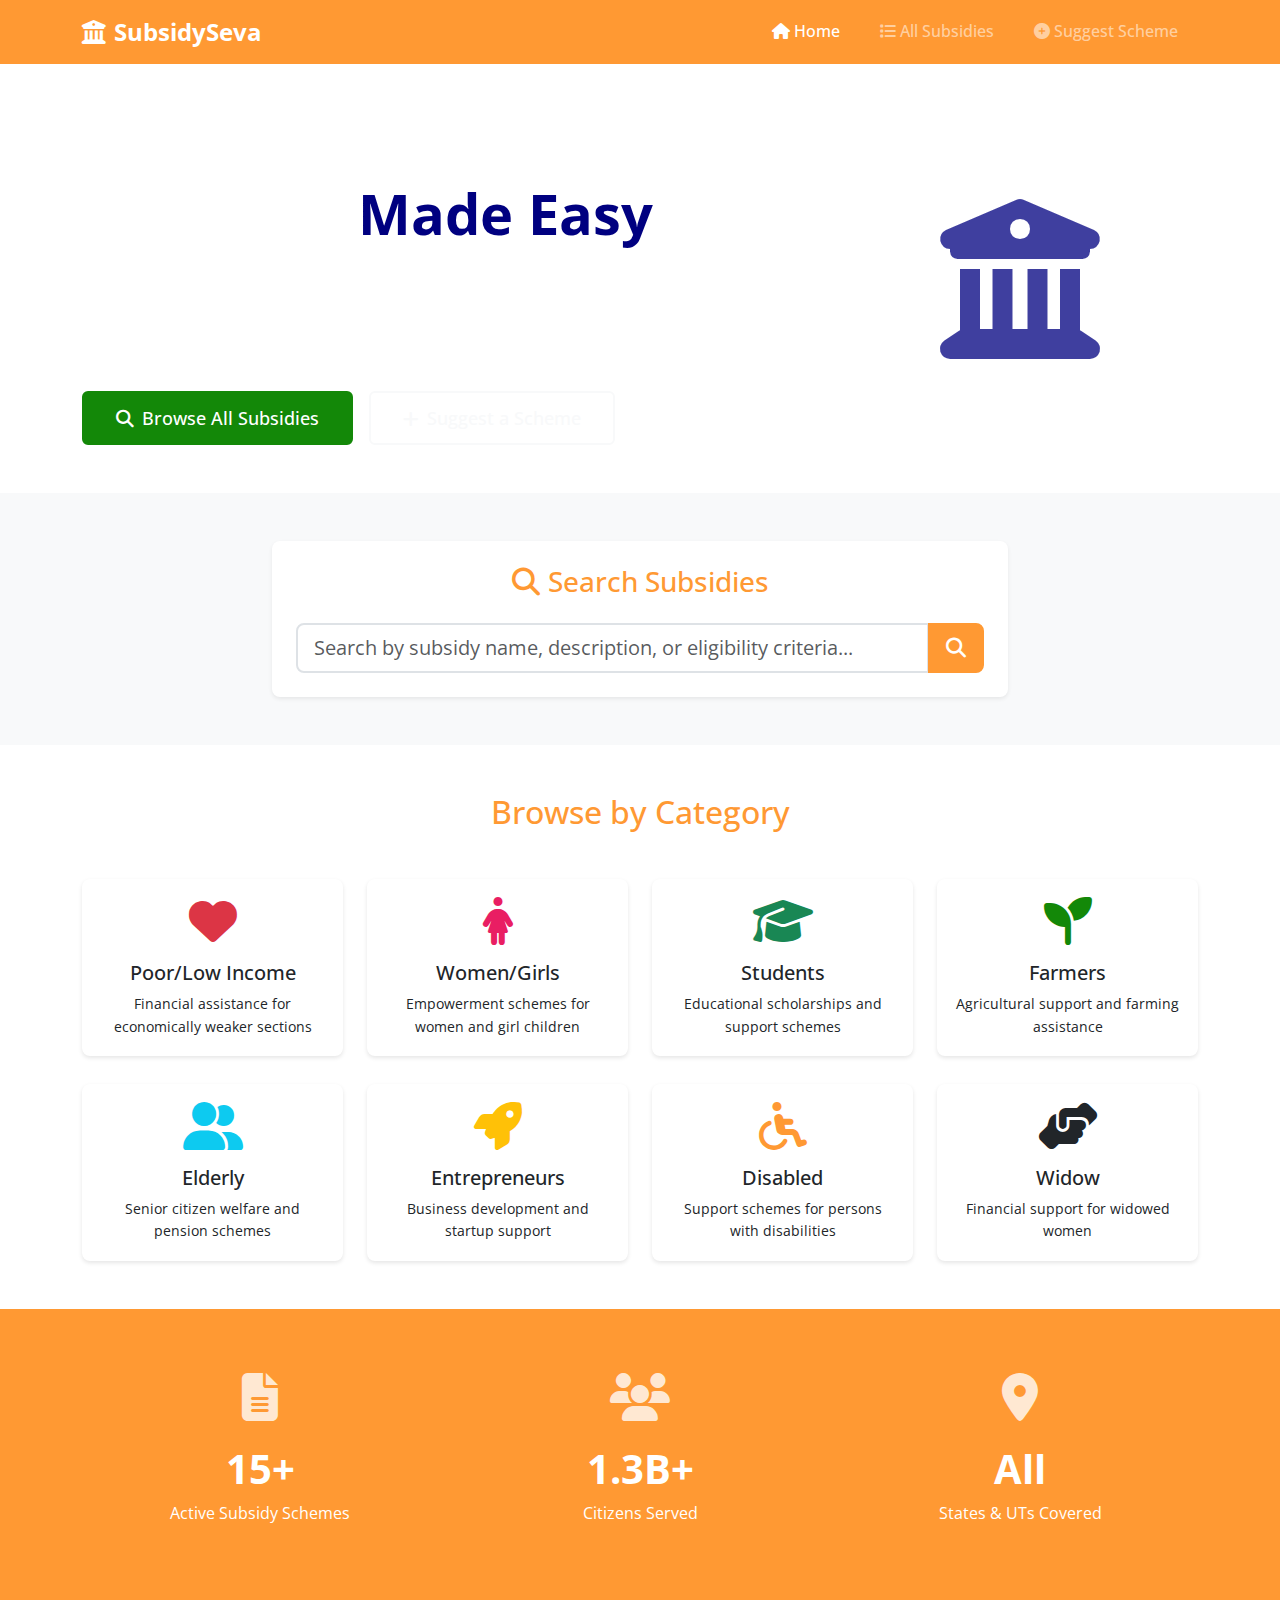
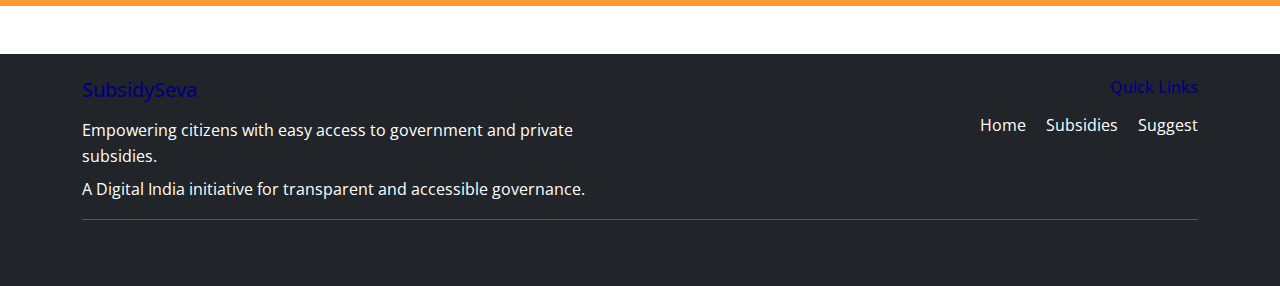
<file: index.html>
<!DOCTYPE html>
<html lang="en">
<head>
    <meta charset="UTF-8">
    <meta name="viewport" content="width=device-width, initial-scale=1.0">
    <title>SubsidySeva - Discover Government Subsidies</title>
    
    <!-- Bootstrap CSS -->
    <link href="https://cdn.jsdelivr.net/npm/bootstrap@5.3.0/dist/css/bootstrap.min.css" rel="stylesheet">
    
    <!-- Font Awesome Icons -->
    <link rel="stylesheet" href="https://cdnjs.cloudflare.com/ajax/libs/font-awesome/6.4.0/css/all.min.css">
    
    <!-- Google Fonts -->
    <link href="https://fonts.googleapis.com/css2?family=Open+Sans:wght@300;400;600;700&family=Roboto:wght@300;400;500;700&display=swap" rel="stylesheet">
    
    <!-- Custom CSS -->
    <link rel="stylesheet" href="static/css/style.css">
</head>
<body>
    <!-- Header -->
    <header class="bg-primary text-white">
        <nav class="navbar navbar-expand-lg navbar-dark">
            <div class="container">
                <a class="navbar-brand fw-bold" href="index.html">
                    <i class="fas fa-university me-2"></i>SubsidySeva
                </a>
                
                <button class="navbar-toggler" type="button" data-bs-toggle="collapse" data-bs-target="#navbarNav">
                    <span class="navbar-toggler-icon"></span>
                </button>
                
                <div class="collapse navbar-collapse" id="navbarNav">
                    <ul class="navbar-nav ms-auto">
                        <li class="nav-item">
                            <a class="nav-link active" href="index.html">
                                <i class="fas fa-home me-1"></i>Home
                            </a>
                        </li>
                        <li class="nav-item">
                            <a class="nav-link" href="subsidies.html">
                                <i class="fas fa-list me-1"></i>All Subsidies
                            </a>
                        </li>
                        <li class="nav-item">
                            <a class="nav-link" href="suggest.html">
                                <i class="fas fa-plus-circle me-1"></i>Suggest Scheme
                            </a>
                        </li>
                    </ul>
                </div>
            </div>
        </nav>
    </header>

    <!-- Main Content -->
    <main>
        <!-- Hero Section -->
        <section class="hero-section bg-gradient text-white py-5">
            <div class="container">
                <div class="row align-items-center">
                    <div class="col-lg-8">
                        <h1 class="display-4 fw-bold mb-4">
                            Discover Government Subsidies
                            <span class="text-accent">Made Easy</span>
                        </h1>
                        <p class="lead mb-4">
                            SubsidySeva helps Indian citizens find and access government and private subsidies they are eligible for. 
                            Search through hundreds of schemes designed for your welfare.
                        </p>
                        <div class="d-flex gap-3">
                            <a href="subsidies.html" class="btn btn-secondary btn-lg">
                                <i class="fas fa-search me-2"></i>Browse All Subsidies
                            </a>
                            <a href="suggest.html" class="btn btn-outline-light btn-lg">
                                <i class="fas fa-plus me-2"></i>Suggest a Scheme
                            </a>
                        </div>
                    </div>
                    <div class="col-lg-4 text-center">
                        <div class="hero-icon">
                            <i class="fas fa-university fa-10x text-accent opacity-75"></i>
                        </div>
                    </div>
                </div>
            </div>
        </section>

        <!-- Search Section -->
        <section class="py-5 bg-light">
            <div class="container">
                <div class="row justify-content-center">
                    <div class="col-lg-8">
                        <div class="card shadow-sm border-0">
                            <div class="card-body p-4">
                                <h3 class="text-center mb-4 text-primary">
                                    <i class="fas fa-search me-2"></i>Search Subsidies
                                </h3>
                                <div class="input-group input-group-lg">
                                    <input type="text" 
                                           class="form-control" 
                                           id="searchInput"
                                           placeholder="Search by subsidy name, description, or eligibility criteria..."
                                           aria-label="Search subsidies">
                                    <button class="btn btn-primary" type="button" onclick="performSearch()">
                                        <i class="fas fa-search"></i>
                                    </button>
                                </div>
                                <div id="searchResults" class="mt-3 d-none">
                                    <div id="searchResultsContainer"></div>
                                    <a href="#" class="btn btn-sm btn-outline-secondary ms-2" onclick="clearSearch()">
                                        <i class="fas fa-times me-1"></i>Clear Search
                                    </a>
                                </div>
                            </div>
                        </div>
                    </div>
                </div>
            </div>
        </section>

        <!-- Quick Categories -->
        <section class="py-5">
            <div class="container">
                <h2 class="text-center mb-5 text-primary">Browse by Category</h2>
                <div class="row g-4">
                    <div class="col-md-3 col-sm-6">
                        <a href="subsidies.html?category=Poor/Low Income" class="text-decoration-none">
                            <div class="card h-100 text-center category-card">
                                <div class="card-body">
                                    <i class="fas fa-heart fa-3x text-danger mb-3"></i>
                                    <h5 class="card-title">Poor/Low Income</h5>
                                    <p class="card-text small">Financial assistance for economically weaker sections</p>
                                </div>
                            </div>
                        </a>
                    </div>
                    <div class="col-md-3 col-sm-6">
                        <a href="subsidies.html?category=Women/Girls" class="text-decoration-none">
                            <div class="card h-100 text-center category-card">
                                <div class="card-body">
                                    <i class="fas fa-female fa-3x text-pink mb-3"></i>
                                    <h5 class="card-title">Women/Girls</h5>
                                    <p class="card-text small">Empowerment schemes for women and girl children</p>
                                </div>
                            </div>
                        </a>
                    </div>
                    <div class="col-md-3 col-sm-6">
                        <a href="subsidies.html?category=Students" class="text-decoration-none">
                            <div class="card h-100 text-center category-card">
                                <div class="card-body">
                                    <i class="fas fa-graduation-cap fa-3x text-success mb-3"></i>
                                    <h5 class="card-title">Students</h5>
                                    <p class="card-text small">Educational scholarships and support schemes</p>
                                </div>
                            </div>
                        </a>
                    </div>
                    <div class="col-md-3 col-sm-6">
                        <a href="subsidies.html?category=Farmers" class="text-decoration-none">
                            <div class="card h-100 text-center category-card">
                                <div class="card-body">
                                    <i class="fas fa-seedling fa-3x text-secondary mb-3"></i>
                                    <h5 class="card-title">Farmers</h5>
                                    <p class="card-text small">Agricultural support and farming assistance</p>
                                </div>
                            </div>
                        </a>
                    </div>
                </div>
                
                <div class="row g-4 mt-1">
                    <div class="col-md-3 col-sm-6">
                        <a href="subsidies.html?category=Elderly" class="text-decoration-none">
                            <div class="card h-100 text-center category-card">
                                <div class="card-body">
                                    <i class="fas fa-user-friends fa-3x text-info mb-3"></i>
                                    <h5 class="card-title">Elderly</h5>
                                    <p class="card-text small">Senior citizen welfare and pension schemes</p>
                                </div>
                            </div>
                        </a>
                    </div>
                    <div class="col-md-3 col-sm-6">
                        <a href="subsidies.html?category=Entrepreneurs" class="text-decoration-none">
                            <div class="card h-100 text-center category-card">
                                <div class="card-body">
                                    <i class="fas fa-rocket fa-3x text-warning mb-3"></i>
                                    <h5 class="card-title">Entrepreneurs</h5>
                                    <p class="card-text small">Business development and startup support</p>
                                </div>
                            </div>
                        </a>
                    </div>
                    <div class="col-md-3 col-sm-6">
                        <a href="subsidies.html?category=Disabled" class="text-decoration-none">
                            <div class="card h-100 text-center category-card">
                                <div class="card-body">
                                    <i class="fas fa-wheelchair fa-3x text-primary mb-3"></i>
                                    <h5 class="card-title">Disabled</h5>
                                    <p class="card-text small">Support schemes for persons with disabilities</p>
                                </div>
                            </div>
                        </a>
                    </div>
                    <div class="col-md-3 col-sm-6">
                        <a href="subsidies.html?category=Widow" class="text-decoration-none">
                            <div class="card h-100 text-center category-card">
                                <div class="card-body">
                                    <i class="fas fa-hands-helping fa-3x text-dark mb-3"></i>
                                    <h5 class="card-title">Widow</h5>
                                    <p class="card-text small">Financial support for widowed women</p>
                                </div>
                            </div>
                        </a>
                    </div>
                </div>
            </div>
        </section>

        <!-- Statistics Section -->
        <section class="py-5 bg-primary text-white">
            <div class="container">
                <div class="row text-center">
                    <div class="col-md-4">
                        <div class="stat-item">
                            <i class="fas fa-file-alt fa-3x mb-3"></i>
                            <h3 class="fw-bold">15+</h3>
                            <p>Active Subsidy Schemes</p>
                        </div>
                    </div>
                    <div class="col-md-4">
                        <div class="stat-item">
                            <i class="fas fa-users fa-3x mb-3"></i>
                            <h3 class="fw-bold">1.3B+</h3>
                            <p>Citizens Served</p>
                        </div>
                    </div>
                    <div class="col-md-4">
                        <div class="stat-item">
                            <i class="fas fa-map-marker-alt fa-3x mb-3"></i>
                            <h3 class="fw-bold">All</h3>
                            <p>States & UTs Covered</p>
                        </div>
                    </div>
                </div>
            </div>
        </section>
    </main>

    <!-- Footer -->
    <footer class="bg-dark text-white mt-5">
        <div class="container py-4">
            <div class="row">
                <div class="col-md-6">
                    <h5 class="text-accent mb-3">SubsidySeva</h5>
                    <p class="mb-2">Empowering citizens with easy access to government and private subsidies.</p>
                    <p class="mb-0">A Digital India initiative for transparent and accessible governance.</p>
                </div>
                <div class="col-md-6 text-md-end">
                    <h6 class="text-accent mb-3">Quick Links</h6>
                    <div class="mb-2">
                        <a href="index.html" class="text-white text-decoration-none me-3">Home</a>
                        <a href="subsidies.html" class="text-white text-decoration-none me-3">Subsidies</a>
                        <a href="suggest.html" class="text-white text-decoration-none">Suggest</a>
                    </div>
                    <div class="text-muted small">
                        <i class="fas fa-flag fa-1x me-1"></i>Serving India with Pride
                    </div>
                </div>
            </div>
            <hr class="my-3">
            <div class="text-center text-muted">
                <small>&copy; 2024 SubsidySeva. All rights reserved. | Built for the citizens of India</small>
            </div>
        </div>
    </footer>

    <!-- Bootstrap JS -->
    <script src="https://cdn.jsdelivr.net/npm/bootstrap@5.3.0/dist/js/bootstrap.bundle.min.js"></script>
    
    <!-- Custom JS -->
    <script src="static/js/subsidies-data.js"></script>
    <script src="static/js/main.js"></script>
</body>
</html>
</file>
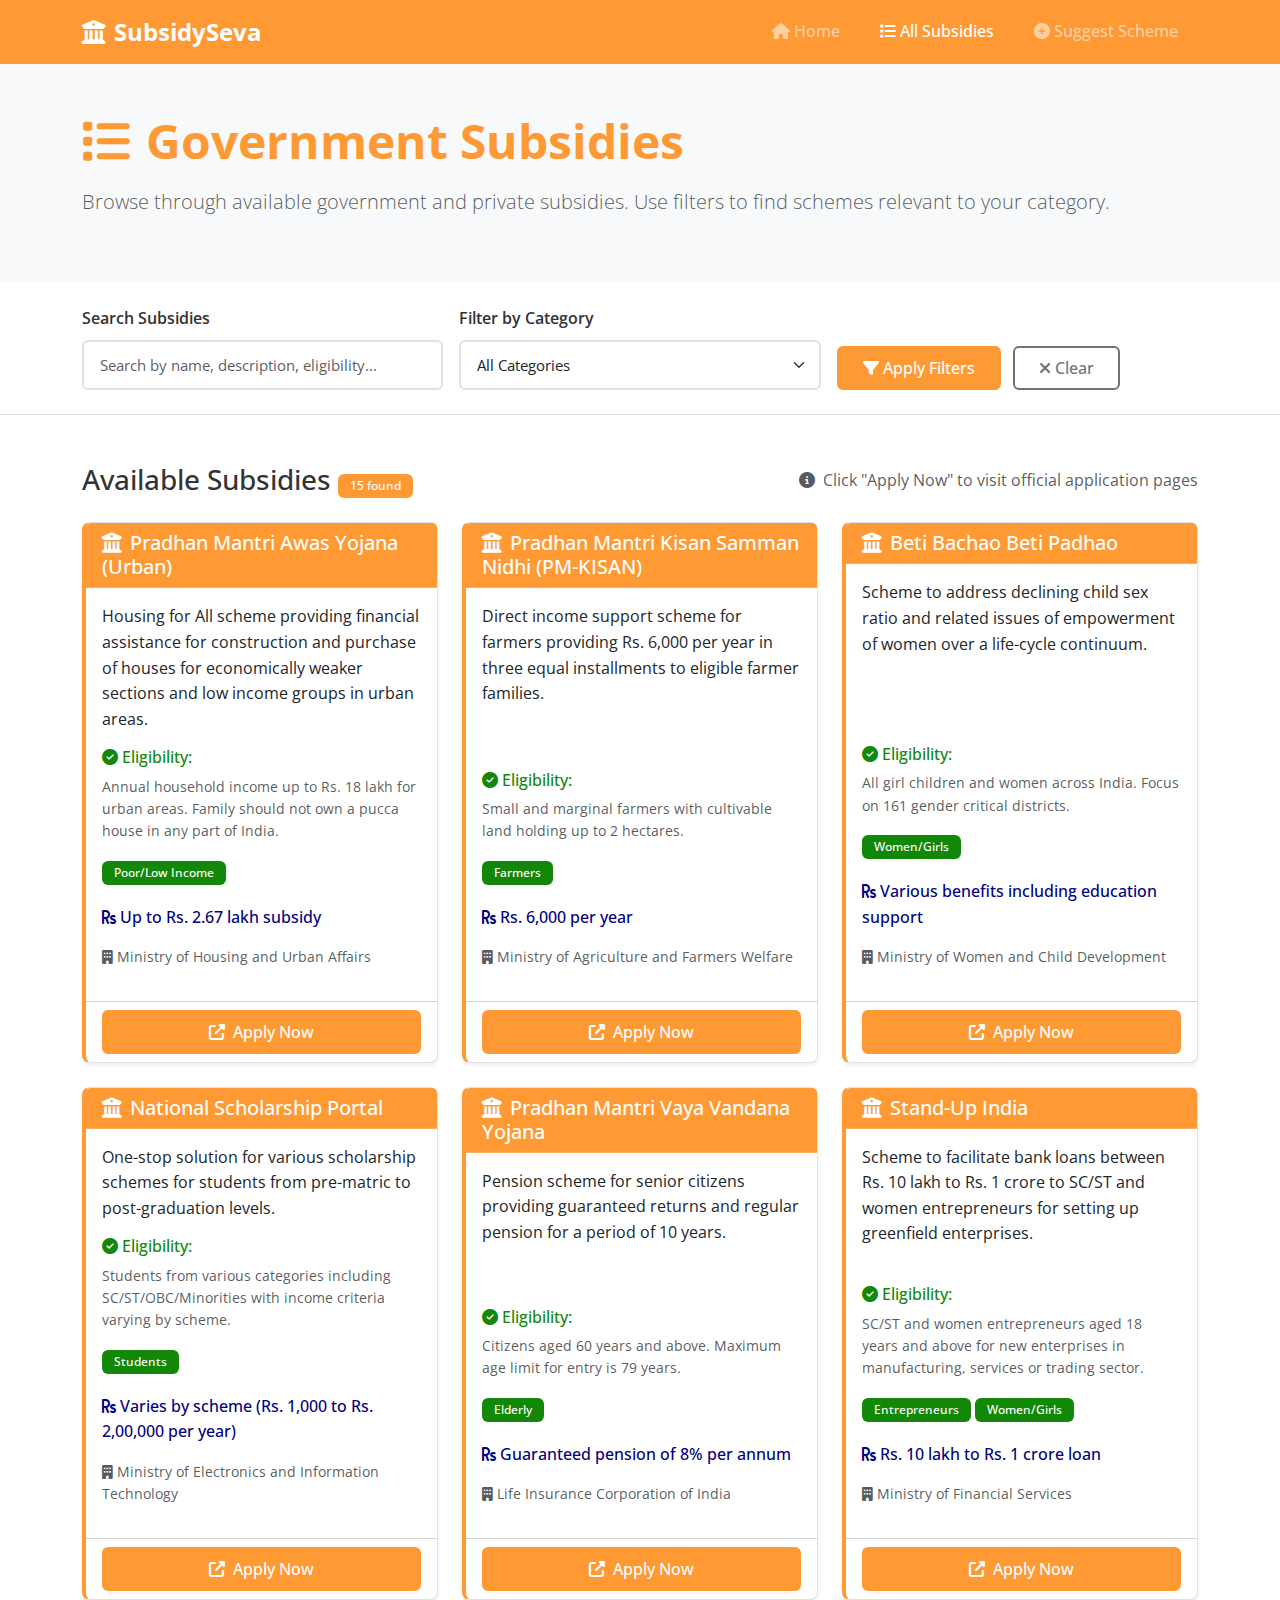
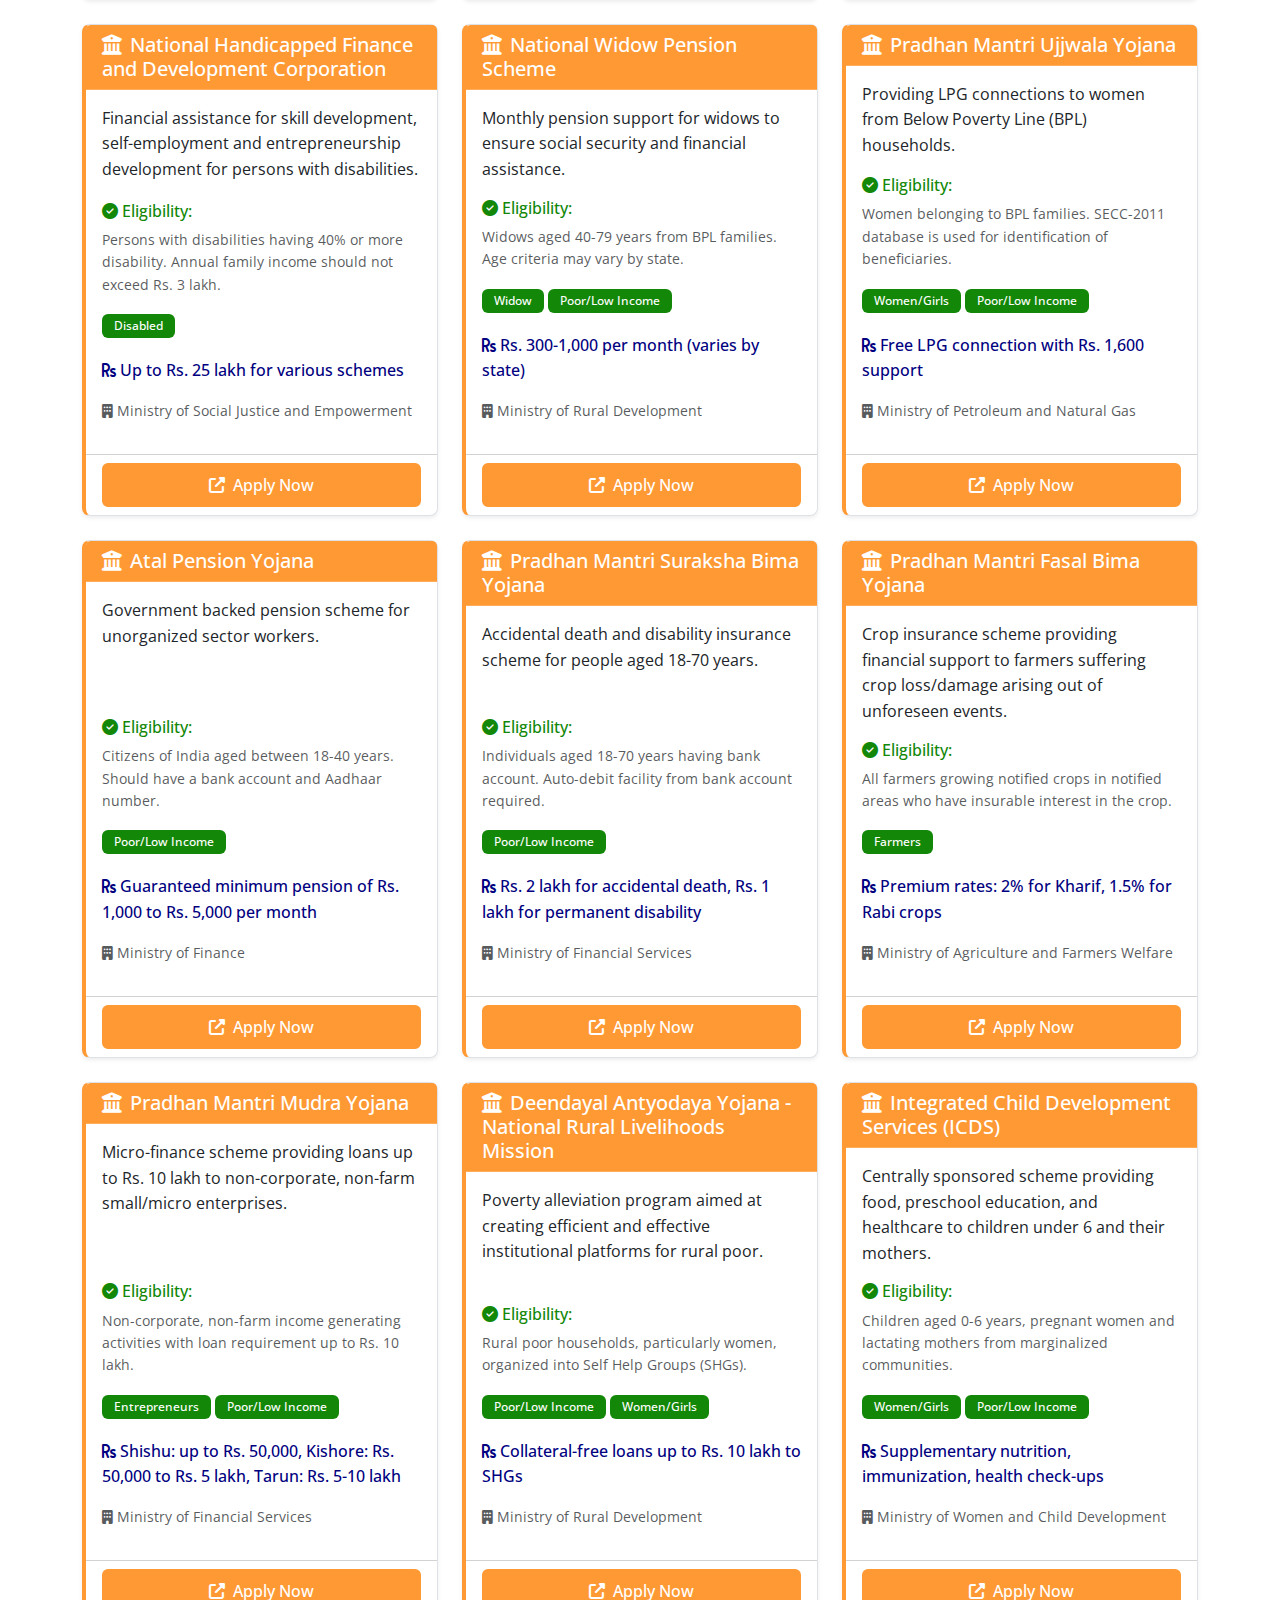
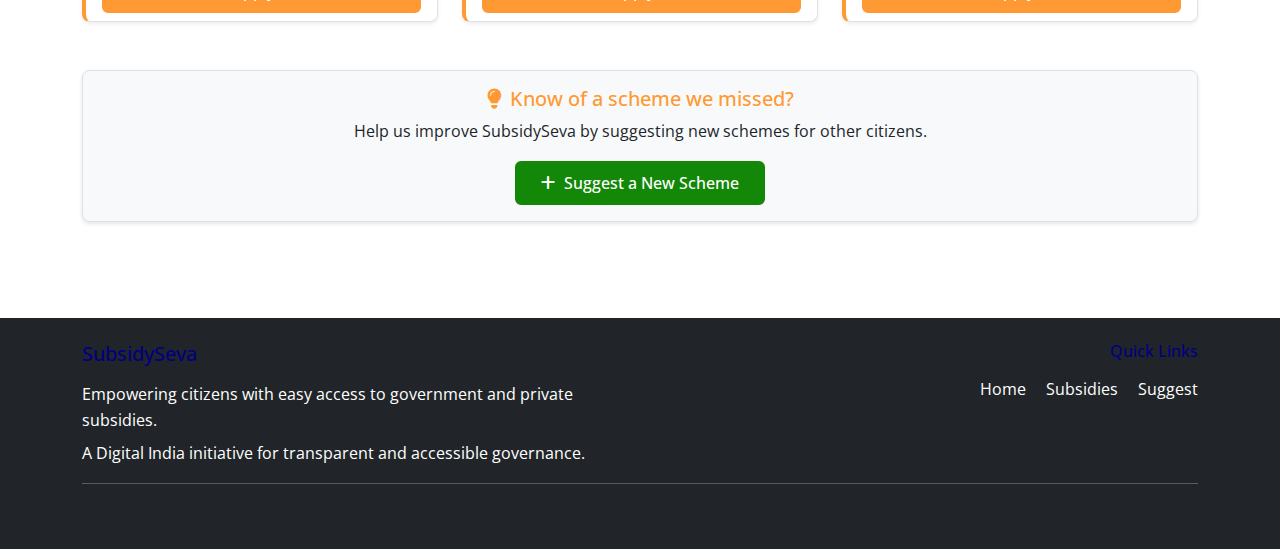
<file: subsidies.html>
<!DOCTYPE html>
<html lang="en">
<head>
    <meta charset="UTF-8">
    <meta name="viewport" content="width=device-width, initial-scale=1.0">
    <title>All Subsidies - SubsidySeva</title>
    
    <!-- Bootstrap CSS -->
    <link href="https://cdn.jsdelivr.net/npm/bootstrap@5.3.0/dist/css/bootstrap.min.css" rel="stylesheet">
    
    <!-- Font Awesome Icons -->
    <link rel="stylesheet" href="https://cdnjs.cloudflare.com/ajax/libs/font-awesome/6.4.0/css/all.min.css">
    
    <!-- Google Fonts -->
    <link href="https://fonts.googleapis.com/css2?family=Open+Sans:wght@300;400;600;700&family=Roboto:wght@300;400;500;700&display=swap" rel="stylesheet">
    
    <!-- Custom CSS -->
    <link rel="stylesheet" href="static/css/style.css">
</head>
<body>
    <!-- Header -->
    <header class="bg-primary text-white">
        <nav class="navbar navbar-expand-lg navbar-dark">
            <div class="container">
                <a class="navbar-brand fw-bold" href="index.html">
                    <i class="fas fa-university me-2"></i>SubsidySeva
                </a>
                
                <button class="navbar-toggler" type="button" data-bs-toggle="collapse" data-bs-target="#navbarNav">
                    <span class="navbar-toggler-icon"></span>
                </button>
                
                <div class="collapse navbar-collapse" id="navbarNav">
                    <ul class="navbar-nav ms-auto">
                        <li class="nav-item">
                            <a class="nav-link" href="index.html">
                                <i class="fas fa-home me-1"></i>Home
                            </a>
                        </li>
                        <li class="nav-item">
                            <a class="nav-link active" href="subsidies.html">
                                <i class="fas fa-list me-1"></i>All Subsidies
                            </a>
                        </li>
                        <li class="nav-item">
                            <a class="nav-link" href="suggest.html">
                                <i class="fas fa-plus-circle me-1"></i>Suggest Scheme
                            </a>
                        </li>
                    </ul>
                </div>
            </div>
        </nav>
    </header>

    <!-- Main Content -->
    <main>
        <!-- Page Header -->
        <section class="py-5 bg-light">
            <div class="container">
                <div class="row">
                    <div class="col-12">
                        <h1 class="display-5 fw-bold text-primary mb-3">
                            <i class="fas fa-list me-3"></i>Government Subsidies
                        </h1>
                        <p class="lead text-muted">
                            Browse through available government and private subsidies. Use filters to find schemes relevant to your category.
                        </p>
                    </div>
                </div>
            </div>
        </section>

        <!-- Filters Section -->
        <section class="py-4 bg-white border-bottom">
            <div class="container">
                <div class="row g-3 align-items-end">
                    <div class="col-md-4">
                        <label for="search" class="form-label fw-semibold">Search Subsidies</label>
                        <input type="text" 
                               class="form-control" 
                               id="search"
                               placeholder="Search by name, description, eligibility...">
                    </div>
                    
                    <div class="col-md-4">
                        <label for="category" class="form-label fw-semibold">Filter by Category</label>
                        <select class="form-select" id="category">
                            <option value="">All Categories</option>
                        </select>
                    </div>
                    
                    <div class="col-md-4">
                        <button type="button" class="btn btn-primary me-2" onclick="applyFilters()">
                            <i class="fas fa-filter me-1"></i>Apply Filters
                        </button>
                        <button type="button" class="btn btn-outline-secondary" onclick="clearFilters()">
                            <i class="fas fa-times me-1"></i>Clear
                        </button>
                    </div>
                </div>
                
                <!-- Active Filters Display -->
                <div id="activeFilters" class="mt-3 d-none">
                    <span class="text-muted me-2">Active filters:</span>
                    <div id="filterTags"></div>
                </div>
            </div>
        </section>

        <!-- Results Section -->
        <section class="py-5">
            <div class="container">
                <!-- Results Count -->
                <div class="d-flex justify-content-between align-items-center mb-4">
                    <h3 class="mb-0">
                        Available Subsidies 
                        <span id="resultsCount" class="badge bg-primary">0 found</span>
                    </h3>
                    <div class="text-muted">
                        <i class="fas fa-info-circle me-1"></i>
                        Click "Apply Now" to visit official application pages
                    </div>
                </div>

                <!-- Subsidies Grid -->
                <div id="subsidiesContainer" class="row g-4">
                    <!-- Subsidies will be loaded here by JavaScript -->
                </div>
                
                <!-- No Results -->
                <div id="noResults" class="text-center py-5 d-none">
                    <div class="mb-4">
                        <i class="fas fa-search fa-5x text-muted"></i>
                    </div>
                    <h4 class="text-muted mb-3">No subsidies found</h4>
                    <p class="text-muted mb-4">
                        No subsidies match your current filters. Try adjusting your search criteria.
                    </p>
                    <div class="d-flex gap-3 justify-content-center">
                        <button class="btn btn-primary" onclick="clearFilters()">
                            <i class="fas fa-list me-2"></i>View All Subsidies
                        </button>
                        <a href="suggest.html" class="btn btn-outline-primary">
                            <i class="fas fa-plus me-2"></i>Suggest a Scheme
                        </a>
                    </div>
                </div>
                
                <!-- Call to Action -->
                <div class="text-center mt-5">
                    <div class="card bg-light">
                        <div class="card-body">
                            <h5 class="card-title text-primary">
                                <i class="fas fa-lightbulb me-2"></i>Know of a scheme we missed?
                            </h5>
                            <p class="card-text">Help us improve SubsidySeva by suggesting new schemes for other citizens.</p>
                            <a href="suggest.html" class="btn btn-secondary">
                                <i class="fas fa-plus me-2"></i>Suggest a New Scheme
                            </a>
                        </div>
                    </div>
                </div>
            </div>
        </section>
    </main>

    <!-- Footer -->
    <footer class="bg-dark text-white mt-5">
        <div class="container py-4">
            <div class="row">
                <div class="col-md-6">
                    <h5 class="text-accent mb-3">SubsidySeva</h5>
                    <p class="mb-2">Empowering citizens with easy access to government and private subsidies.</p>
                    <p class="mb-0">A Digital India initiative for transparent and accessible governance.</p>
                </div>
                <div class="col-md-6 text-md-end">
                    <h6 class="text-accent mb-3">Quick Links</h6>
                    <div class="mb-2">
                        <a href="index.html" class="text-white text-decoration-none me-3">Home</a>
                        <a href="subsidies.html" class="text-white text-decoration-none me-3">Subsidies</a>
                        <a href="suggest.html" class="text-white text-decoration-none">Suggest</a>
                    </div>
                    <div class="text-muted small">
                        <i class="fas fa-flag fa-1x me-1"></i>Serving India with Pride
                    </div>
                </div>
            </div>
            <hr class="my-3">
            <div class="text-center text-muted">
                <small>&copy; 2024 SubsidySeva. All rights reserved. | Built for the citizens of India</small>
            </div>
        </div>
    </footer>

    <!-- Bootstrap JS -->
    <script src="https://cdn.jsdelivr.net/npm/bootstrap@5.3.0/dist/js/bootstrap.bundle.min.js"></script>
    
    <!-- Custom JS -->
    <script src="static/js/subsidies-data.js"></script>
    <script src="static/js/subsidies.js"></script>
</body>
</html>
</file>
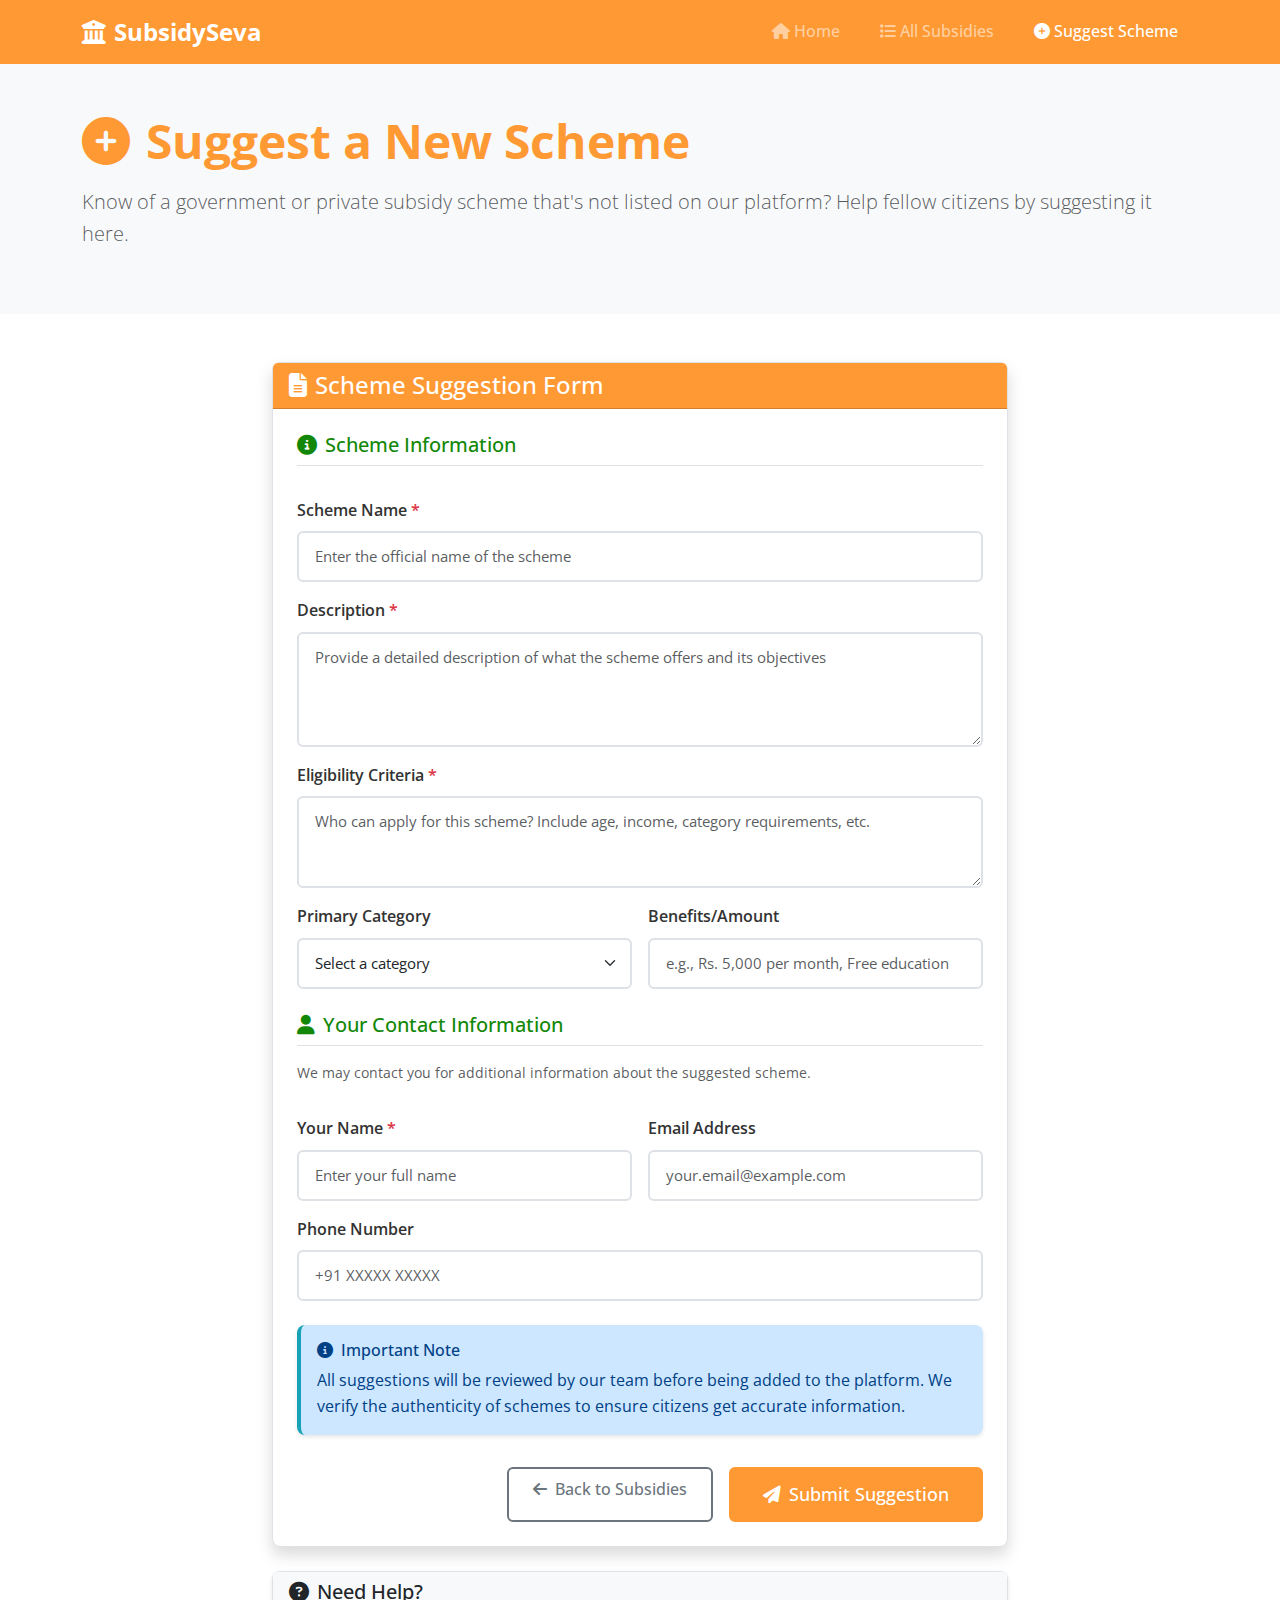
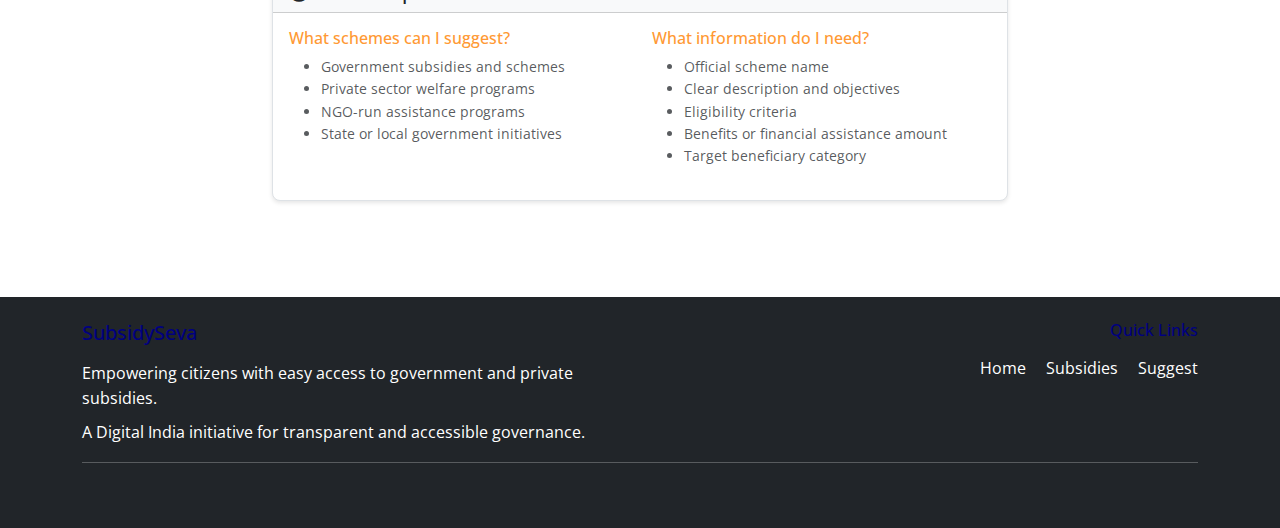
<file: suggest.html>
<!DOCTYPE html>
<html lang="en">
<head>
    <meta charset="UTF-8">
    <meta name="viewport" content="width=device-width, initial-scale=1.0">
    <title>Suggest a Scheme - SubsidySeva</title>
    
    <!-- Bootstrap CSS -->
    <link href="https://cdn.jsdelivr.net/npm/bootstrap@5.3.0/dist/css/bootstrap.min.css" rel="stylesheet">
    
    <!-- Font Awesome Icons -->
    <link rel="stylesheet" href="https://cdnjs.cloudflare.com/ajax/libs/font-awesome/6.4.0/css/all.min.css">
    
    <!-- Google Fonts -->
    <link href="https://fonts.googleapis.com/css2?family=Open+Sans:wght@300;400;600;700&family=Roboto:wght@300;400;500;700&display=swap" rel="stylesheet">
    
    <!-- Custom CSS -->
    <link rel="stylesheet" href="static/css/style.css">
</head>
<body>
    <!-- Header -->
    <header class="bg-primary text-white">
        <nav class="navbar navbar-expand-lg navbar-dark">
            <div class="container">
                <a class="navbar-brand fw-bold" href="index.html">
                    <i class="fas fa-university me-2"></i>SubsidySeva
                </a>
                
                <button class="navbar-toggler" type="button" data-bs-toggle="collapse" data-bs-target="#navbarNav">
                    <span class="navbar-toggler-icon"></span>
                </button>
                
                <div class="collapse navbar-collapse" id="navbarNav">
                    <ul class="navbar-nav ms-auto">
                        <li class="nav-item">
                            <a class="nav-link" href="index.html">
                                <i class="fas fa-home me-1"></i>Home
                            </a>
                        </li>
                        <li class="nav-item">
                            <a class="nav-link" href="subsidies.html">
                                <i class="fas fa-list me-1"></i>All Subsidies
                            </a>
                        </li>
                        <li class="nav-item">
                            <a class="nav-link active" href="suggest.html">
                                <i class="fas fa-plus-circle me-1"></i>Suggest Scheme
                            </a>
                        </li>
                    </ul>
                </div>
            </div>
        </nav>
    </header>

    <!-- Main Content -->
    <main>
        <!-- Page Header -->
        <section class="py-5 bg-light">
            <div class="container">
                <div class="row">
                    <div class="col-12">
                        <h1 class="display-5 fw-bold text-primary mb-3">
                            <i class="fas fa-plus-circle me-3"></i>Suggest a New Scheme
                        </h1>
                        <p class="lead text-muted">
                            Know of a government or private subsidy scheme that's not listed on our platform? 
                            Help fellow citizens by suggesting it here.
                        </p>
                    </div>
                </div>
            </div>
        </section>

        <!-- Form Section -->
        <section class="py-5">
            <div class="container">
                <div class="row justify-content-center">
                    <div class="col-lg-8">
                        <div class="card shadow">
                            <div class="card-header bg-primary text-white">
                                <h4 class="mb-0">
                                    <i class="fas fa-file-alt me-2"></i>Scheme Suggestion Form
                                </h4>
                            </div>
                            <div class="card-body p-4">
                                <!-- Success Message -->
                                <div id="successMessage" class="alert alert-success d-none">
                                    <i class="fas fa-check-circle me-2"></i>
                                    Thank you for your suggestion! We will review it and add it to our database if appropriate.
                                </div>

                                <form id="suggestionForm">
                                    <div class="row g-3">
                                        <!-- Scheme Information -->
                                        <div class="col-12">
                                            <h5 class="text-secondary border-bottom pb-2 mb-3">
                                                <i class="fas fa-info-circle me-2"></i>Scheme Information
                                            </h5>
                                        </div>
                                        
                                        <div class="col-12">
                                            <label for="scheme_name" class="form-label fw-semibold">
                                                Scheme Name <span class="text-danger">*</span>
                                            </label>
                                            <input type="text" 
                                                   class="form-control" 
                                                   id="scheme_name" 
                                                   name="scheme_name" 
                                                   placeholder="Enter the official name of the scheme"
                                                   required>
                                        </div>
                                        
                                        <div class="col-12">
                                            <label for="description" class="form-label fw-semibold">
                                                Description <span class="text-danger">*</span>
                                            </label>
                                            <textarea class="form-control" 
                                                      id="description" 
                                                      name="description" 
                                                      rows="4" 
                                                      placeholder="Provide a detailed description of what the scheme offers and its objectives"
                                                      required></textarea>
                                        </div>
                                        
                                        <div class="col-12">
                                            <label for="eligibility" class="form-label fw-semibold">
                                                Eligibility Criteria <span class="text-danger">*</span>
                                            </label>
                                            <textarea class="form-control" 
                                                      id="eligibility" 
                                                      name="eligibility" 
                                                      rows="3" 
                                                      placeholder="Who can apply for this scheme? Include age, income, category requirements, etc."
                                                      required></textarea>
                                        </div>
                                        
                                        <div class="col-md-6">
                                            <label for="category" class="form-label fw-semibold">Primary Category</label>
                                            <select class="form-select" id="category" name="category">
                                                <option value="">Select a category</option>
                                                <option value="Poor/Low Income">Poor/Low Income</option>
                                                <option value="Women/Girls">Women/Girls</option>
                                                <option value="Elderly">Elderly</option>
                                                <option value="Widow">Widow</option>
                                                <option value="Disabled">Disabled</option>
                                                <option value="Students">Students</option>
                                                <option value="Entrepreneurs">Entrepreneurs</option>
                                                <option value="Farmers">Farmers</option>
                                            </select>
                                        </div>
                                        
                                        <div class="col-md-6">
                                            <label for="benefits" class="form-label fw-semibold">Benefits/Amount</label>
                                            <input type="text" 
                                                   class="form-control" 
                                                   id="benefits" 
                                                   name="benefits" 
                                                   placeholder="e.g., Rs. 5,000 per month, Free education">
                                        </div>
                                        
                                        <!-- Contact Information -->
                                        <div class="col-12 mt-4">
                                            <h5 class="text-secondary border-bottom pb-2 mb-3">
                                                <i class="fas fa-user me-2"></i>Your Contact Information
                                            </h5>
                                            <p class="text-muted small">
                                                We may contact you for additional information about the suggested scheme.
                                            </p>
                                        </div>
                                        
                                        <div class="col-md-6">
                                            <label for="contact_name" class="form-label fw-semibold">
                                                Your Name <span class="text-danger">*</span>
                                            </label>
                                            <input type="text" 
                                                   class="form-control" 
                                                   id="contact_name" 
                                                   name="contact_name" 
                                                   placeholder="Enter your full name"
                                                   required>
                                        </div>
                                        
                                        <div class="col-md-6">
                                            <label for="contact_email" class="form-label fw-semibold">Email Address</label>
                                            <input type="email" 
                                                   class="form-control" 
                                                   id="contact_email" 
                                                   name="contact_email" 
                                                   placeholder="your.email@example.com">
                                        </div>
                                        
                                        <div class="col-12">
                                            <label for="contact_phone" class="form-label fw-semibold">Phone Number</label>
                                            <input type="tel" 
                                                   class="form-control" 
                                                   id="contact_phone" 
                                                   name="contact_phone" 
                                                   placeholder="+91 XXXXX XXXXX">
                                        </div>
                                        
                                        <!-- Disclaimer -->
                                        <div class="col-12 mt-4">
                                            <div class="alert alert-info">
                                                <h6 class="alert-heading">
                                                    <i class="fas fa-info-circle me-2"></i>Important Note
                                                </h6>
                                                <p class="mb-0">
                                                    All suggestions will be reviewed by our team before being added to the platform. 
                                                    We verify the authenticity of schemes to ensure citizens get accurate information.
                                                </p>
                                            </div>
                                        </div>
                                        
                                        <!-- Submit Button -->
                                        <div class="col-12">
                                            <div class="d-grid gap-2 d-md-flex justify-content-md-end">
                                                <a href="subsidies.html" class="btn btn-outline-secondary me-md-2">
                                                    <i class="fas fa-arrow-left me-2"></i>Back to Subsidies
                                                </a>
                                                <button type="submit" class="btn btn-primary btn-lg">
                                                    <i class="fas fa-paper-plane me-2"></i>Submit Suggestion
                                                </button>
                                            </div>
                                        </div>
                                    </div>
                                </form>
                            </div>
                        </div>
                        
                        <!-- Help Section -->
                        <div class="card mt-4">
                            <div class="card-header bg-light">
                                <h5 class="mb-0">
                                    <i class="fas fa-question-circle me-2"></i>Need Help?
                                </h5>
                            </div>
                            <div class="card-body">
                                <div class="row">
                                    <div class="col-md-6">
                                        <h6 class="text-primary">What schemes can I suggest?</h6>
                                        <ul class="small text-muted">
                                            <li>Government subsidies and schemes</li>
                                            <li>Private sector welfare programs</li>
                                            <li>NGO-run assistance programs</li>
                                            <li>State or local government initiatives</li>
                                        </ul>
                                    </div>
                                    <div class="col-md-6">
                                        <h6 class="text-primary">What information do I need?</h6>
                                        <ul class="small text-muted">
                                            <li>Official scheme name</li>
                                            <li>Clear description and objectives</li>
                                            <li>Eligibility criteria</li>
                                            <li>Benefits or financial assistance amount</li>
                                            <li>Target beneficiary category</li>
                                        </ul>
                                    </div>
                                </div>
                            </div>
                        </div>
                    </div>
                </div>
            </div>
        </section>
    </main>

    <!-- Footer -->
    <footer class="bg-dark text-white mt-5">
        <div class="container py-4">
            <div class="row">
                <div class="col-md-6">
                    <h5 class="text-accent mb-3">SubsidySeva</h5>
                    <p class="mb-2">Empowering citizens with easy access to government and private subsidies.</p>
                    <p class="mb-0">A Digital India initiative for transparent and accessible governance.</p>
                </div>
                <div class="col-md-6 text-md-end">
                    <h6 class="text-accent mb-3">Quick Links</h6>
                    <div class="mb-2">
                        <a href="index.html" class="text-white text-decoration-none me-3">Home</a>
                        <a href="subsidies.html" class="text-white text-decoration-none me-3">Subsidies</a>
                        <a href="suggest.html" class="text-white text-decoration-none">Suggest</a>
                    </div>
                    <div class="text-muted small">
                        <i class="fas fa-flag fa-1x me-1"></i>Serving India with Pride
                    </div>
                </div>
            </div>
            <hr class="my-3">
            <div class="text-center text-muted">
                <small>&copy; 2024 SubsidySeva. All rights reserved. | Built for the citizens of India</small>
            </div>
        </div>
    </footer>

    <!-- Bootstrap JS -->
    <script src="https://cdn.jsdelivr.net/npm/bootstrap@5.3.0/dist/js/bootstrap.bundle.min.js"></script>
    
    <!-- Custom JS -->
    <script src="static/js/suggest.js"></script>
</body>
</html>
</file>
<file: static/css/style.css>
/* SubsidySeva - Government Portal Inspired Styling */

/* CSS Custom Properties */
:root {
    --primary-color: #FF9933;    /* Saffron */
    --secondary-color: #138808;  /* Green */
    --accent-color: #000080;     /* Navy Blue */
    --bg-color: #FFFFFF;         /* White */
    --text-color: #333333;       /* Dark Grey */
    --card-bg: #F8F9FA;          /* Light Grey */
    --border-color: #DEE2E6;
    --success-color: #28A745;
    --warning-color: #FFC107;
    --danger-color: #DC3545;
    --info-color: #17A2B8;
}

/* Base Styles */
body {
    font-family: 'Open Sans', 'Roboto', -apple-system, BlinkMacSystemFont, 'Segoe UI', sans-serif;
    color: var(--text-color);
    background-color: var(--bg-color);
    line-height: 1.6;
}

/* Override Bootstrap Primary Color */
.bg-primary {
    background-color: var(--primary-color) !important;
}

.btn-primary {
    background-color: var(--primary-color);
    border-color: var(--primary-color);
    color: white;
}

.btn-primary:hover, .btn-primary:focus {
    background-color: #e6851a;
    border-color: #e6851a;
    color: white;
}

.btn-secondary {
    background-color: var(--secondary-color);
    border-color: var(--secondary-color);
    color: white;
}

.btn-secondary:hover, .btn-secondary:focus {
    background-color: #0f6b06;
    border-color: #0f6b06;
    color: white;
}

.text-primary {
    color: var(--primary-color) !important;
}

.text-secondary {
    color: var(--secondary-color) !important;
}

.text-accent {
    color: var(--accent-color) !important;
}

.text-pink {
    color: #E91E63 !important;
}

/* Navigation */
.navbar-brand {
    font-size: 1.5rem;
    font-weight: 700;
}

.navbar-nav .nav-link {
    font-weight: 500;
    padding: 0.5rem 1rem !important;
    border-radius: 4px;
    margin: 0 0.25rem;
    transition: all 0.3s ease;
}

.navbar-nav .nav-link:hover {
    background-color: rgba(255, 255, 255, 0.1);
    transform: translateY(-1px);
}

/* Hero Section */
.hero-section {
    background: linear-gradient(135deg, var(--primary-color) 0%, var(--accent-color) 100%);
    position: relative;
    overflow: hidden;
}

.hero-section::before {
    content: '';
    position: absolute;
    top: 0;
    left: 0;
    right: 0;
    bottom: 0;
    background: url('data:image/svg+xml,<svg xmlns="http://www.w3.org/2000/svg" viewBox="0 0 100 100"><defs><pattern id="grain" width="100" height="100" patternUnits="userSpaceOnUse"><circle cx="25" cy="25" r="1" fill="rgba(255,255,255,0.1)"/><circle cx="75" cy="75" r="1" fill="rgba(255,255,255,0.1)"/><circle cx="50" cy="10" r="0.5" fill="rgba(255,255,255,0.05)"/></pattern></defs><rect width="100" height="100" fill="url(%23grain)"/></svg>');
    opacity: 0.3;
}

.hero-section .container {
    position: relative;
    z-index: 1;
}

.bg-gradient {
    background: linear-gradient(135deg, var(--primary-color) 0%, var(--accent-color) 100%);
}

/* Cards */
.card {
    border: 1px solid var(--border-color);
    border-radius: 8px;
    box-shadow: 0 2px 4px rgba(0, 0, 0, 0.1);
    transition: all 0.3s ease;
    background-color: var(--bg-color);
}

.card:hover {
    transform: translateY(-2px);
    box-shadow: 0 4px 8px rgba(0, 0, 0, 0.15);
}

.subsidy-card {
    border-left: 4px solid var(--primary-color);
}

.subsidy-card .card-header {
    background-color: var(--primary-color) !important;
    border-bottom: 1px solid rgba(255, 255, 255, 0.2);
}

.category-card {
    transition: all 0.3s ease;
    border: 2px solid transparent;
}

.category-card:hover {
    border-color: var(--primary-color);
    transform: translateY(-4px);
    box-shadow: 0 6px 12px rgba(0, 0, 0, 0.15);
}

/* Badges */
.badge {
    font-weight: 500;
    font-size: 0.75rem;
    padding: 0.375rem 0.75rem;
    border-radius: 6px;
}

.bg-success {
    background-color: var(--secondary-color) !important;
}

/* Forms */
.form-control, .form-select {
    border: 2px solid var(--border-color);
    border-radius: 6px;
    padding: 0.75rem 1rem;
    font-size: 0.95rem;
    transition: all 0.3s ease;
}

.form-control:focus, .form-select:focus {
    border-color: var(--primary-color);
    box-shadow: 0 0 0 0.2rem rgba(255, 153, 51, 0.25);
}

.form-label {
    font-weight: 600;
    color: var(--text-color);
    margin-bottom: 0.5rem;
}

.is-invalid {
    border-color: var(--danger-color) !important;
    background-image: url('data:image/svg+xml,<svg xmlns="http://www.w3.org/2000/svg" width="12" height="12" fill="%23dc3545" viewBox="0 0 16 16"><path d="M16 8A8 8 0 1 1 0 8a8 8 0 0 1 16 0zM8 4a.905.905 0 0 0-.9.995l.35 3.507a.552.552 0 0 0 1.1 0l.35-3.507A.905.905 0 0 0 8 4zm.002 6a1 1 0 1 0 0 2 1 1 0 0 0 0-2z"/></svg>');
    background-repeat: no-repeat;
    background-position: right calc(0.375em + 0.1875rem) center;
    background-size: calc(0.75em + 0.375rem) calc(0.75em + 0.375rem);
}

/* Buttons */
.btn {
    font-weight: 500;
    border-radius: 6px;
    padding: 0.5rem 1.5rem;
    transition: all 0.3s ease;
    border-width: 2px;
}

.btn:hover {
    transform: translateY(-1px);
    box-shadow: 0 3px 6px rgba(0, 0, 0, 0.15);
}

.btn-lg {
    padding: 0.75rem 2rem;
    font-size: 1.1rem;
}

.btn-sm {
    padding: 0.375rem 1rem;
    font-size: 0.875rem;
}

/* Alert Styles */
.alert {
    border-radius: 8px;
    border-width: 0;
    box-shadow: 0 2px 4px rgba(0, 0, 0, 0.1);
}

.alert-success {
    background-color: #d4edda;
    color: #155724;
    border-left: 4px solid var(--secondary-color);
}

.alert-danger {
    background-color: #f8d7da;
    color: #721c24;
    border-left: 4px solid var(--danger-color);
}

.alert-info {
    background-color: #cce7ff;
    color: #004085;
    border-left: 4px solid var(--info-color);
}

/* Statistics Section */
.stat-item {
    padding: 1rem;
}

.stat-item i {
    color: rgba(255, 255, 255, 0.8);
}

.stat-item h3 {
    font-size: 2.5rem;
    margin: 0.5rem 0;
}

/* Footer */
footer {
    margin-top: auto;
}

footer h5, footer h6 {
    color: var(--primary-color) !important;
}

footer a:hover {
    color: var(--primary-color) !important;
    text-decoration: none;
}

/* Responsive Design */
@media (max-width: 768px) {
    .display-4 {
        font-size: 2rem;
    }
    
    .display-5 {
        font-size: 1.75rem;
    }
    
    .lead {
        font-size: 1rem;
    }
    
    .hero-section {
        padding: 2rem 0 !important;
    }
    
    .stat-item h3 {
        font-size: 2rem;
    }
    
    .category-card .card-body {
        padding: 1rem;
    }
    
    .btn-lg {
        padding: 0.65rem 1.5rem;
        font-size: 1rem;
    }
}

@media (max-width: 576px) {
    .container {
        padding-left: 1rem;
        padding-right: 1rem;
    }
    
    .hero-section .btn {
        display: block;
        width: 100%;
        margin-bottom: 0.5rem;
    }
    
    .hero-section .d-flex {
        display: block !important;
    }
    
    .subsidy-card .card-body {
        padding: 1rem;
    }
}

/* Accessibility Improvements */
.btn:focus, .form-control:focus, .form-select:focus {
    outline: 2px solid var(--accent-color);
    outline-offset: 2px;
}

/* Loading States */
.btn.loading {
    position: relative;
    color: transparent;
}

.btn.loading::after {
    content: '';
    position: absolute;
    width: 16px;
    height: 16px;
    top: 50%;
    left: 50%;
    margin-left: -8px;
    margin-top: -8px;
    border: 2px solid transparent;
    border-top: 2px solid currentColor;
    border-radius: 50%;
    animation: spin 1s linear infinite;
}

@keyframes spin {
    0% { transform: rotate(0deg); }
    100% { transform: rotate(360deg); }
}

/* Print Styles */
@media print {
    .navbar, .btn, footer {
        display: none !important;
    }
    
    .card {
        border: 1px solid #000 !important;
        box-shadow: none !important;
    }
    
    body {
        color: #000 !important;
        background: #fff !important;
    }
}

/* High Contrast Mode Support */
@media (prefers-contrast: high) {
    .card {
        border-width: 2px;
    }
    
    .btn {
        border-width: 3px;
    }
    
    .form-control, .form-select {
        border-width: 3px;
    }
}

/* Dark Mode Support */
@media (prefers-color-scheme: dark) {
    :root {
        --bg-color: #1a1a1a;
        --text-color: #ffffff;
        --card-bg: #2d2d2d;
        --border-color: #404040;
    }
    
    body {
        background-color: var(--bg-color);
        color: var(--text-color);
    }
    
    .card {
        background-color: var(--card-bg);
        border-color: var(--border-color);
    }
    
    .bg-light {
        background-color: var(--card-bg) !important;
    }
}

/* Animation for page transitions */
.fade-in {
    animation: fadeIn 0.5s ease-in-out;
}

@keyframes fadeIn {
    from {
        opacity: 0;
        transform: translateY(20px);
    }
    to {
        opacity: 1;
        transform: translateY(0);
    }
}

/* Custom scrollbar */
::-webkit-scrollbar {
    width: 8px;
}

::-webkit-scrollbar-track {
    background: var(--card-bg);
}

::-webkit-scrollbar-thumb {
    background: var(--primary-color);
    border-radius: 4px;
}

::-webkit-scrollbar-thumb:hover {
    background: #e6851a;
}
</file>
